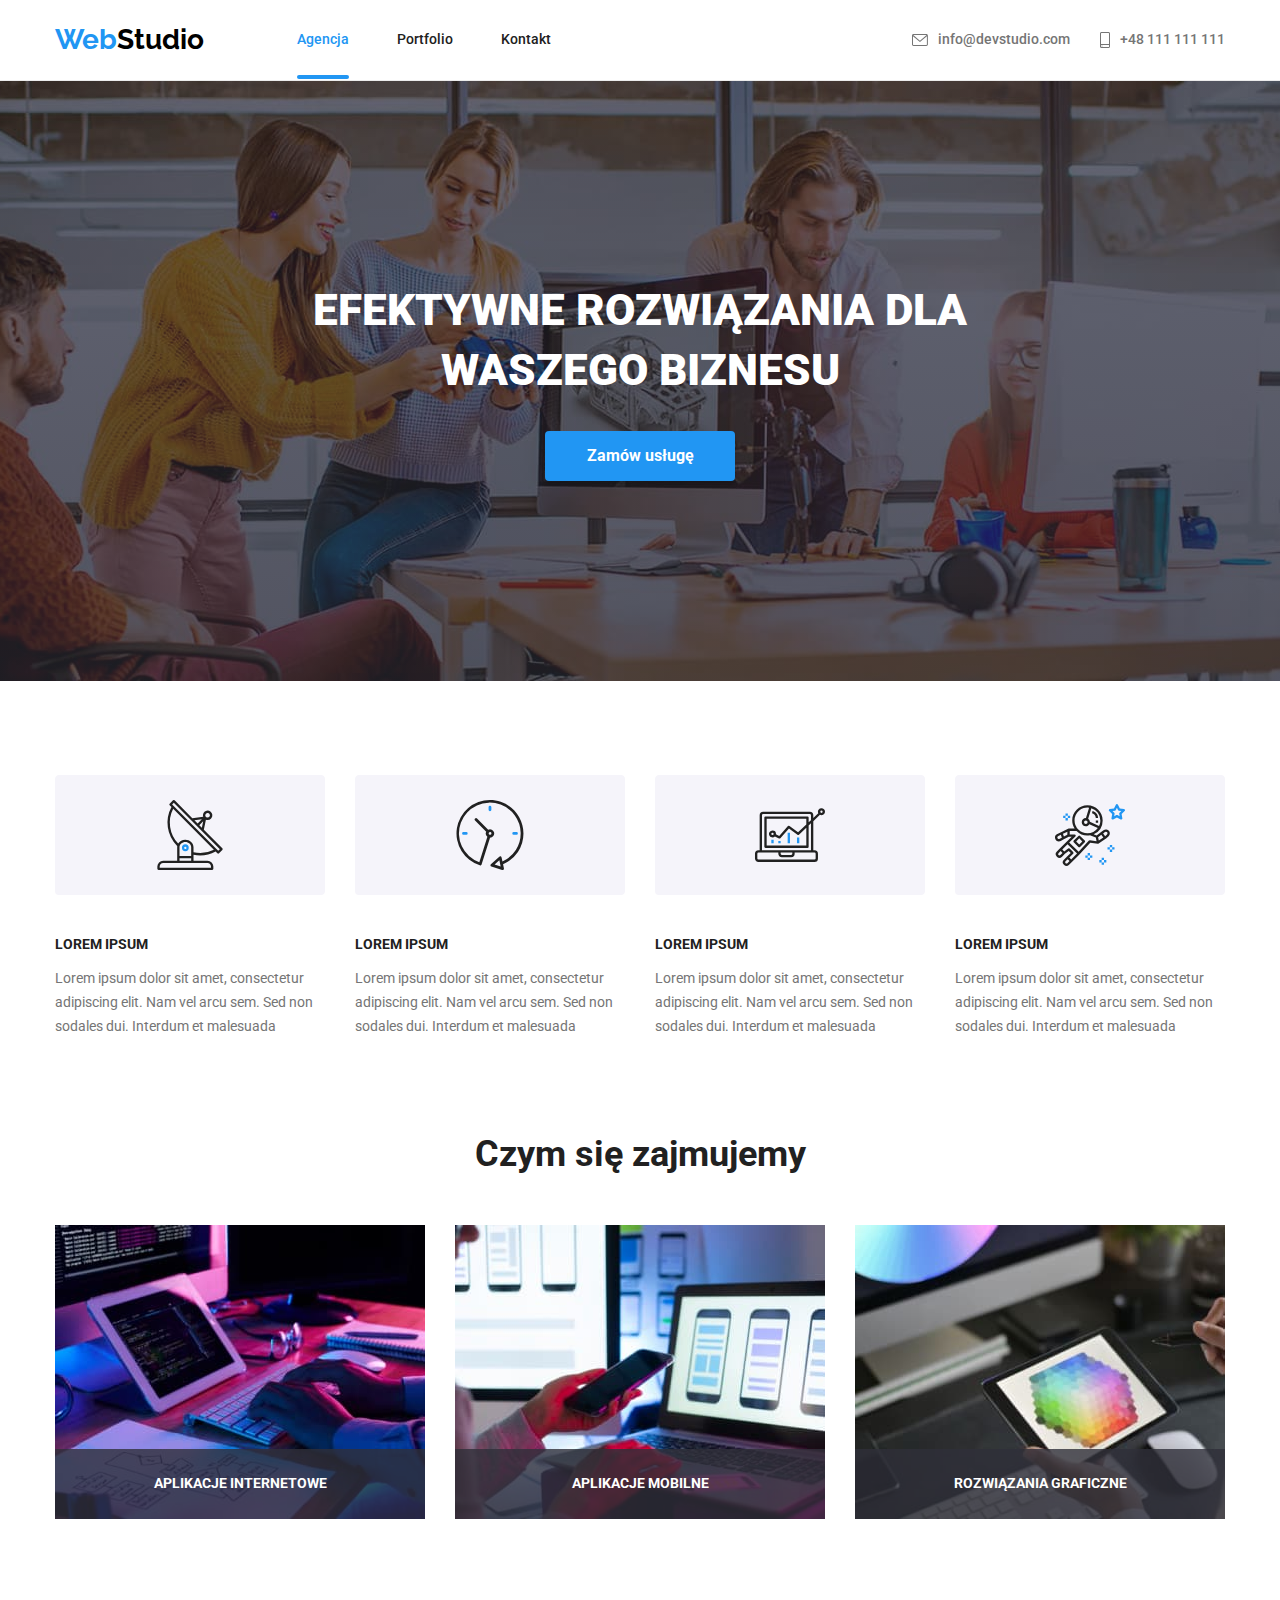
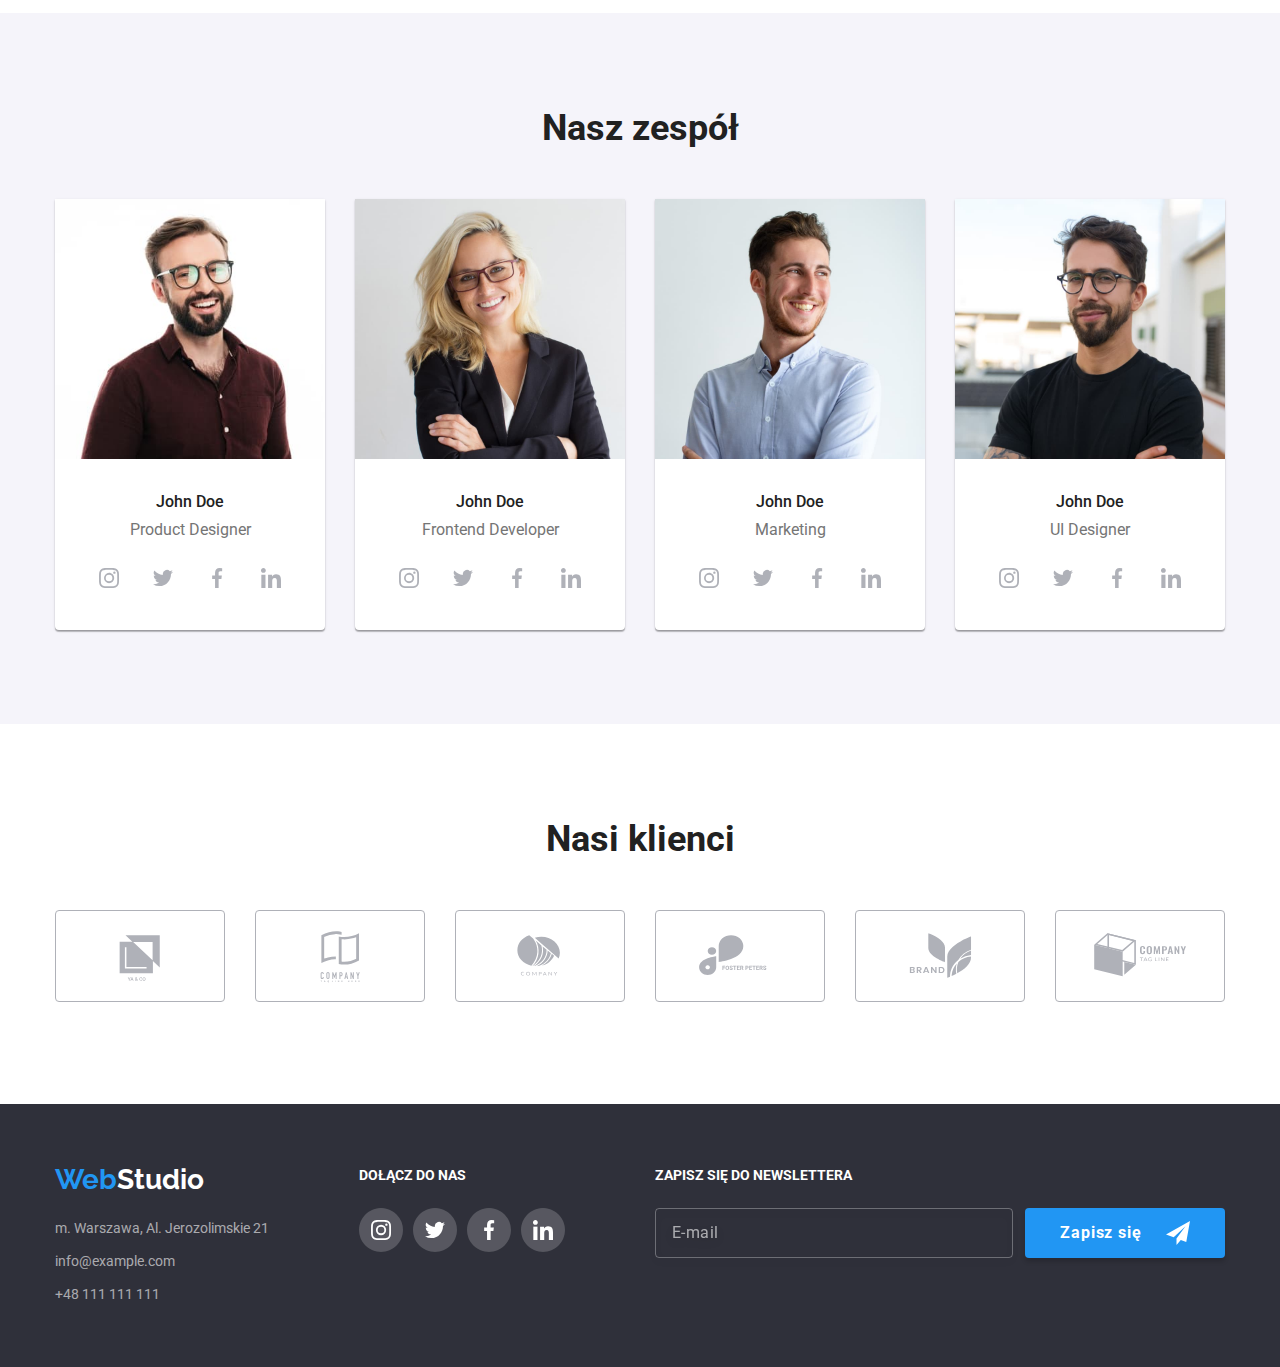
<file: index.html>
<!DOCTYPE html>
<html lang="pl">
  <head>
    <meta charset="UTF-8" />
    <meta http-equiv="X-UA-Compatible" content="IE=edge" />
    <meta name="viewport" content="width=device-width, initial-scale=1.0" />
    <title>Main page</title>
    <link rel="preconnect" href="https://fonts.googleapis.com" />
    <link rel="preconnect" href="https://fonts.gstatic.com" crossorigin />
    <link
      href="https://fonts.googleapis.com/css2?family=Raleway:wght@700&family=Roboto:wght@400;500;700;900&display=swap"
      rel="stylesheet"
    />
    <link rel="stylesheet" href="./css/modern-normalize-min.css" />
    <!-- <link rel="stylesheet" href="./css/styles.css" /> -->
    <link rel="stylesheet" href="./css/main.min.css" />
  </head>
  <body>
    <!-- header -->
    <header>
      <div class="page-header container">
        <a href="./index.html" class="logo logo--black"><span class="logo__colored">Web</span>Studio</a>
        <nav class="navig">
          <ul class="navigation list-style-none">
            <li><a href="./index.html" class="navigation__link navigation__link--marked">Agencja</a></li>
            <li><a href="./portfolio.html" class="navigation__link">Portfolio</a></li>
            <li><a href="" class="navigation__link">Kontakt</a></li>
          </ul>
        </nav>
        <ul class="contacts-header list-style-none">
          <li>
            <a href="mailto:info@devstudio.com" class="contacts-header__link">
              <svg class="contacts-header__icon" width="16" height="12">
                <use href="./images/icons.svg#icon-envelope"></use>
              </svg>
              info@devstudio.com
            </a>
          </li>
          <li>
            <a href="tel:+48111111111" class="contacts-header__link">
              <svg class="contacts-header__icon" width="10" height="16">
                <use href="./images/icons.svg#icon-smartphone"></use>
              </svg>
              +48 111 111 111</a
            >
          </li>
        </ul>
      </div>
    </header>
    <main>
      <!-- section 1 -->
      <section class="order">
        <h1 class="order__title">EFEKTYWNE ROZWIĄZANIA DLA WASZEGO BIZNESU</h1>
        <button type="button" class="order__button modal-open" data-modal-open>Zamów usługę</button>
      </section>
      <!-- section 2 -->
      <section class="services section container">
        <ul class="services__list list-style-none">
          <li class="services__item">
            <svg class="services__icon" width="270" height="120">
              <use href="./images/icons.svg#icon-satelite"></use>
            </svg>
            <h4 class="services__label">LOREM IPSUM</h4>
            <p>
              Lorem ipsum dolor sit amet, consectetur adipiscing elit. Nam vel arcu sem. Sed non sodales dui. Interdum
              et malesuada
            </p>
          </li>
          <li class="services__item">
            <svg class="services__icon" width="270" height="120">
              <use href="./images/icons.svg#icon-clock"></use>
            </svg>
            <h4 class="services__label">LOREM IPSUM</h4>
            <p>
              Lorem ipsum dolor sit amet, consectetur adipiscing elit. Nam vel arcu sem. Sed non sodales dui. Interdum
              et malesuada
            </p>
          </li>
          <li class="services__item">
            <svg class="services__icon" width="270" height="120">
              <use href="./images/icons.svg#icon-laptop"></use>
            </svg>
            <h4 class="services__label">LOREM IPSUM</h4>
            <p>
              Lorem ipsum dolor sit amet, consectetur adipiscing elit. Nam vel arcu sem. Sed non sodales dui. Interdum
              et malesuada
            </p>
          </li>
          <li class="services__item">
            <svg class="services__icon" width="270" height="120">
              <use href="./images/icons.svg#icon-astronaut"></use>
            </svg>
            <h4 class="services__label">LOREM IPSUM</h4>
            <p>
              Lorem ipsum dolor sit amet, consectetur adipiscing elit. Nam vel arcu sem. Sed non sodales dui. Interdum
              et malesuada
            </p>
          </li>
        </ul>
      </section>
      <!-- section 3 -->
      <section class="applications section container">
        <h2 class="applications__title">Czym się zajmujemy</h2>
        <ul class="applications__list list-style-none">
          <li class="applications__item">
            <div class="what-we-do">
              <img
                class="what-we-do__image"
                src="./images/index/service-1.jpg"
                alt="osoba pisząca na klawiaturze"
                width="370"
                height="294"
              />
              <p class="what-we-do__label">APLIKACJE INTERNETOWE</p>
            </div>
          </li>
          <li class="applications__item">
            <div class="what-we-do">
              <img
                class="what-we-do__image"
                src="./images/index/service-2.jpg"
                alt="osoba korzystająca z telefonu"
                width="370"
                height="294"
              />
              <p class="what-we-do__label">APLIKACJE MOBILNE</p>
            </div>
          </li>
          <li class="applications__item">
            <div class="what-we-do">
              <img
                class="what-we-do__image"
                src="./images/index/service-3.jpg"
                alt="osoba pracująca na tablecie"
                width="370"
                height="294"
              />
              <p class="what-we-do__label">ROZWIĄZANIA GRAFICZNE</p>
            </div>
          </li>
        </ul>
      </section>
      <!-- section 4 -->
      <section class="team section">
        <div class="container">
          <h2 class="team__title">Nasz zespół</h2>
          <ul class="team__list list-style-none">
            <li class="team__item">
              <figure class="member">
                <img
                  class="member__image"
                  src="./images/index/john-doe-1.jpg"
                  alt="John Doe 1"
                  width="270"
                  height="260"
                />
                <figcaption class="member__caption">
                  <h3 class="member__name">John Doe</h3>
                  <p class="member__job-title">Product Designer</p>
                  <ul class="social-media team__social-media list-style-none">
                    <li>
                      <a class="social-media__bg team__bg">
                        <svg class="social-media__svg" width="44" height="44">
                          <use href="./images/icons.svg#icon-instagram-team"></use>
                        </svg>
                      </a>
                    </li>
                    <li>
                      <a class="social-media__bg team__bg">
                        <svg class="social-media__svg" width="44" height="44">
                          <use href="./images/icons.svg#icon-twitter-team"></use>
                        </svg>
                      </a>
                    </li>
                    <li>
                      <a class="social-media__bg team__bg">
                        <svg class="social-media__svg" width="44" height="44">
                          <use href="./images/icons.svg#icon-facebook-team"></use>
                        </svg>
                      </a>
                    </li>
                    <li>
                      <a class="social-media__bg team__bg">
                        <svg class="social-media__svg" width="44" height="44">
                          <use href="./images/icons.svg#icon-linkedin-team"></use>
                        </svg>
                      </a>
                    </li>
                  </ul>
                </figcaption>
              </figure>
            </li>
            <li class="team__item">
              <figure class="member">
                <img
                  class="member__image"
                  src="./images/index/john-doe-2.jpg"
                  alt="John Doe 2"
                  width="270"
                  height="260"
                />
                <figcaption class="member__caption">
                  <h3 class="member__name">John Doe</h3>
                  <p class="member__job-title">Frontend Developer</p>
                  <ul class="social-media team__social-media list-style-none">
                    <li>
                      <a class="social-media__bg team__bg">
                        <svg class="social-media__svg" width="44" height="44">
                          <use href="./images/icons.svg#icon-instagram-team"></use>
                        </svg>
                      </a>
                    </li>
                    <li>
                      <a class="social-media__bg team__bg">
                        <svg class="social-media__svg" width="44" height="44">
                          <use href="./images/icons.svg#icon-twitter-team"></use>
                        </svg>
                      </a>
                    </li>
                    <li>
                      <a class="social-media__bg team__bg">
                        <svg class="social-media__svg" width="44" height="44">
                          <use href="./images/icons.svg#icon-facebook-team"></use>
                        </svg>
                      </a>
                    </li>
                    <li>
                      <a class="social-media__bg team__bg">
                        <svg class="social-media__svg" width="44" height="44">
                          <use href="./images/icons.svg#icon-linkedin-team"></use>
                        </svg>
                      </a>
                    </li>
                  </ul>
                </figcaption>
              </figure>
            </li>
            <li class="team__item">
              <figure class="member">
                <img
                  class="member__image"
                  src="./images/index/john-doe-3.jpg"
                  alt="John Doe 3"
                  width="270"
                  height="260"
                />
                <figcaption class="member__caption">
                  <h3 class="member__name">John Doe</h3>
                  <p class="member__job-title">Marketing</p>
                  <ul class="social-media team__social-media list-style-none">
                    <li>
                      <a class="social-media__bg team__bg">
                        <svg class="social-media__svg" width="44" height="44">
                          <use href="./images/icons.svg#icon-instagram-team"></use>
                        </svg>
                      </a>
                    </li>
                    <li>
                      <a class="social-media__bg team__bg">
                        <svg class="social-media__svg" width="44" height="44">
                          <use href="./images/icons.svg#icon-twitter-team"></use>
                        </svg>
                      </a>
                    </li>
                    <li>
                      <a class="social-media__bg team__bg">
                        <svg class="social-media__svg" width="44" height="44">
                          <use href="./images/icons.svg#icon-facebook-team"></use>
                        </svg>
                      </a>
                    </li>
                    <li>
                      <a class="social-media__bg team__bg">
                        <svg class="social-media__svg" width="44" height="44">
                          <use href="./images/icons.svg#icon-linkedin-team"></use>
                        </svg>
                      </a>
                    </li>
                  </ul>
                </figcaption>
              </figure>
            </li>
            <li class="team__item">
              <figure class="member">
                <img
                  class="member__image"
                  src="./images/index/john-doe-4.jpg"
                  alt="John Doe 4"
                  width="270"
                  height="260"
                />
                <figcaption class="member__caption">
                  <h3 class="member__name">John Doe</h3>
                  <p class="member__job-title">UI Designer</p>
                  <ul class="social-media team__social-media list-style-none">
                    <li>
                      <a class="social-media__bg team__bg">
                        <svg class="social-media__svg" width="44" height="44">
                          <use href="./images/icons.svg#icon-instagram-team"></use>
                        </svg>
                      </a>
                    </li>
                    <li>
                      <a class="social-media__bg team__bg">
                        <svg class="social-media__svg" width="44" height="44">
                          <use href="./images/icons.svg#icon-twitter-team"></use>
                        </svg>
                      </a>
                    </li>
                    <li>
                      <a class="social-media__bg team__bg">
                        <svg class="social-media__svg" width="44" height="44">
                          <use href="./images/icons.svg#icon-facebook-team"></use>
                        </svg>
                      </a>
                    </li>
                    <li>
                      <a class="social-media__bg team__bg">
                        <svg class="social-media__svg" width="44" height="44">
                          <use href="./images/icons.svg#icon-linkedin-team"></use>
                        </svg>
                      </a>
                    </li>
                  </ul>
                </figcaption>
              </figure>
            </li>
          </ul>
        </div>
      </section>
      <!-- section 5 -->
      <section class="clients section container">
        <h2 class="clients__title">Nasi klienci</h2>
        <ul class="clients__list list-style-none">
          <li>
            <svg class="clients__icon" width="170" height="92"><use href="./images/icons.svg#icon-client-1"></use></svg>
          </li>
          <li>
            <svg class="clients__icon" width="170" height="92"><use href="./images/icons.svg#icon-client-2"></use></svg>
          </li>
          <li>
            <svg class="clients__icon" width="170" height="92"><use href="./images/icons.svg#icon-client-3"></use></svg>
          </li>
          <li>
            <svg class="clients__icon" width="170" height="92"><use href="./images/icons.svg#icon-client-4"></use></svg>
          </li>
          <li>
            <svg class="clients__icon" width="170" height="92"><use href="./images/icons.svg#icon-client-5"></use></svg>
          </li>
          <li>
            <svg class="clients__icon" width="170" height="92"><use href="./images/icons.svg#icon-client-6"></use></svg>
          </li>
        </ul>
      </section>
    </main>
    <!-- footer -->
    <footer class="foot">
      <div class="foot__container container">
        <div>
          <a class="logo logo--white" href="./index.html"><span class="logo__colored">Web</span>Studio</a>
          <address class="address">
            <ul class="address__list list-style-none">
              <li class="address__item">
                <a
                  href="https://goo.gl/maps/nuaCnTMoTbVcBPQF8"
                  class="address__street"
                  target="_blank"
                  rel="noreferrer noopener"
                  >m. Warszawa, Al. Jerozolimskie 21</a
                >
              </li>
              <li class="address__item">
                <a href="mailto:info@example.com" class="address__mail">info@example.com</a>
              </li>
              <li class="address__item"><a href="tel:+111111111" class="address__tel">+48 111 111 111</a></li>
            </ul>
          </address>
        </div>
        <div>
          <ul class="list-style-none">
            <li>
              <h4 class="footer-title">DOŁĄCZ DO NAS</h4>
            </li>
            <li>
              <ul class="social-media list-style-none">
                <li class="social-media__item">
                  <a class="social-media__bg">
                    <svg class="social-media__svg" width="44" height="44">
                      <use href="./images/icons.svg#icon-instagram-footer"></use>
                    </svg>
                  </a>
                </li>
                <li class="social-media__item">
                  <a class="social-media__bg">
                    <svg class="social-media__svg" width="44" height="44">
                      <use href="./images/icons.svg#icon-twitter-footer"></use>
                    </svg>
                  </a>
                </li>
                <li class="social-media__item">
                  <a class="social-media__bg">
                    <svg class="social-media__svg" width="44" height="44">
                      <use href="./images/icons.svg#icon-facebook-footer"></use>
                    </svg>
                  </a>
                </li>
                <li class="social-media__item">
                  <a class="social-media__bg">
                    <svg class="social-media__svg" width="44" height="44">
                      <use href="./images/icons.svg#icon-linkedin-footer"></use>
                    </svg>
                  </a>
                </li>
              </ul>
            </li>
          </ul>
        </div>
        <div>
          <ul class="list-style-none">
            <li>
              <h4 class="footer-title">ZAPISZ SIĘ DO NEWSLETTERA</h4>
            </li>
            <li>
              <form class="newsletter">
                <label for="newsletter-email"></label>
                <input id="newsletter-email" type="email" name="email" class="newsletter__input" placeholder="E-mail" />
                <button type="submit" class="newsletter__button">
                  Zapisz się<svg height="24px" width="24px"><use href="./images/icons.svg#icon-send"></use></svg>
                </button>
              </form>
            </li>
          </ul>
        </div>
      </div>
    </footer>
    <!-- modal -->
    <div class="backdrop is-hidden" data-modal>
      <div class="modal">
        <button type="button" class="modal__button" data-modal-close>
          <svg width="18" height="18"><use href="./images/icons.svg#close"></use></svg>
        </button>
        <h2 class="modal__title">Zostaw swoje dane w formularzu poniżej</h2>
        <form class="personal-data">
          <div class="personal-data__field">
            <label class="personal-data__label" for="modal-name">Imię</label>
            <div class="modal-label">
              <input type="text" id="modal-name" name="modal-name" class="modal-label__input" />
              <svg class="modal-label__svg modal-label__svg" height="12px" width="12px">
                <use href="./images/icons.svg#icon-name"></use>
              </svg>
            </div>
          </div>
          <div class="personal-data__field">
            <label class="personal-data__label" for="modal-phone">Telefon</label>
            <div class="modal-label">
              <input type="tel" id="modal-tel" name="modal-tel" class="modal-label__input" />
              <svg class="modal-label__svg" height="12px" width="12px">
                <use href="./images/icons.svg#icon-phone"></use>
              </svg>
            </div>
          </div>
          <div class="personal-data__field">
            <label class="personal-data__label" for="modal-email">E-mail</label>
            <div class="modal-label">
              <input type="email" id="modal-email" name="modal-email" class="modal-label__input" />
              <svg class="modal-label__svg" height="12px" width="12px">
                <use href="./images/icons.svg#icon-email"></use>
              </svg>
            </div>
          </div>
          <div class="personal-data__field text-area">
            <label class="text-area__label"
              >Komentarz
              <textarea placeholder="Wprowadź tekst" class="text-area__comment"></textarea>
            </label>
          </div>
          <div class="policy">
            <input id="policy" type="checkbox" name="policy-checkbox" class="policy__input" />
            <label for="policy" class="policy__label">
              <svg width="11px" height="8px" class="policy__svg">
                <use href="./images/icons.svg#icon-checked"></use>
              </svg>
              Oświadczam iż akceptuję <a class="policy__link" href="">Regulamin</a> i
              <a class="policy__link" href="">Politykę Prywatności</a>.</label
            >
          </div>
          <div class="personal-data__container">
            <button type="submit" class="personal-data__button">Wyślij</button>
          </div>
        </form>
      </div>
    </div>
    <script src="./js/modal.js"></script>
  </body>
</html>
</file>
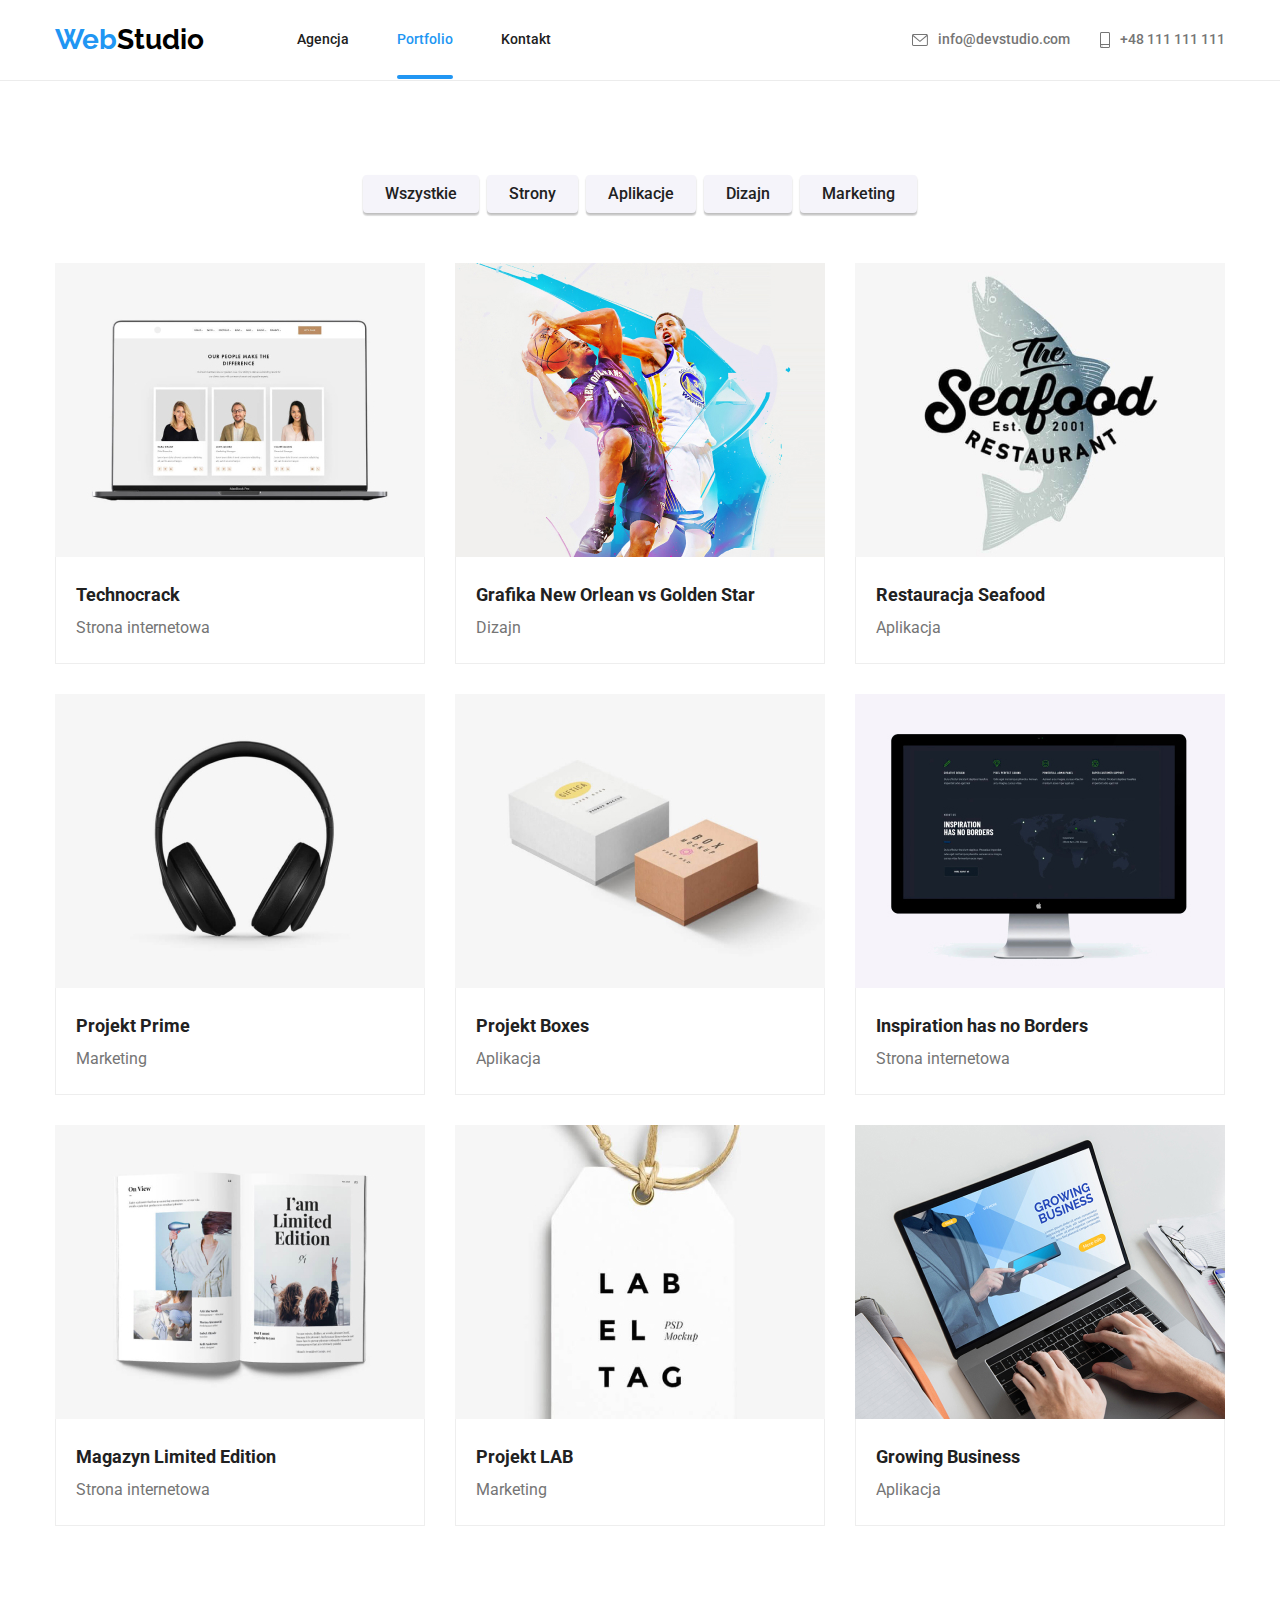
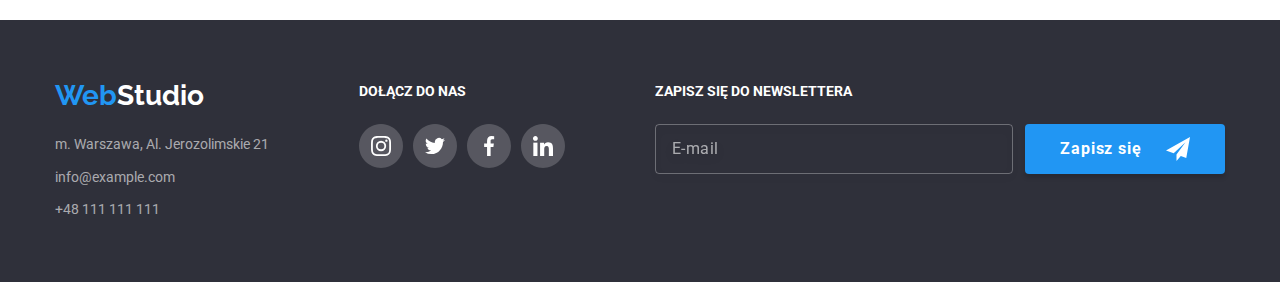
<file: portfolio.html>
<!DOCTYPE html>
<html lang="pl">
  <head>
    <meta charset="UTF-8" />
    <meta http-equiv="X-UA-Compatible" content="IE=edge" />
    <meta name="viewport" content="width=device-width, initial-scale=1.0" />
    <title>Portfolio</title>
    <link rel="preconnect" href="https://fonts.googleapis.com" />
    <link rel="preconnect" href="https://fonts.gstatic.com" crossorigin />
    <link
      href="https://fonts.googleapis.com/css2?family=Raleway:wght@700&family=Roboto:wght@400;500;700;900&display=swap"
      rel="stylesheet"
    />
    <link rel="stylesheet" href="./css/modern-normalize-min.css" />
    <!-- <link rel="stylesheet" href="./css/styles.css" /> -->
    <link rel="stylesheet" href="./css/main.min.css" />
  </head>
  <body>
    <!-- header -->
    <header>
      <div class="page-header container">
        <a href="./index.html" class="logo logo--black"><span class="logo__colored">Web</span>Studio</a>
        <nav class="navig">
          <ul class="navigation list-style-none">
            <li><a href="./index.html" class="navigation__link">Agencja</a></li>
            <li><a href="./portfolio.html" class="navigation__link navigation__link--marked">Portfolio</a></li>
            <li><a href="" class="navigation__link">Kontakt</a></li>
          </ul>
        </nav>
        <ul class="contacts-header list-style-none">
          <li>
            <a href="mailto:info@devstudio.com" class="contacts-header__link">
              <svg class="contacts-header__icon" width="16" height="12">
                <use href="./images/icons.svg#icon-envelope"></use>
              </svg>
              info@devstudio.com
            </a>
          </li>
          <li>
            <a href="tel:+48111111111" class="contacts-header__link">
              <svg class="contacts-header__icon" width="10" height="16">
                <use href="./images/icons.svg#icon-smartphone"></use>
              </svg>
              +48 111 111 111</a
            >
          </li>
        </ul>
      </div>
    </header>
    <main>
      <!-- section -->
      <section class="section">
        <!-- filters -->
        <div class="container">
          <ul class="filters list-style-none">
            <li class="filters__item">
              <button class="filters__button" type="button">Wszystkie</button>
            </li>
            <li class="filters__item">
              <button class="filters__button" type="button">Strony</button>
            </li>
            <li class="filters__item">
              <button class="filters__button" type="button">Aplikacje</button>
            </li>
            <li class="filters__item">
              <button class="filters__button" type="button">Dizajn</button>
            </li>
            <li class="filters__item">
              <button class="filters__button" type="button">Marketing</button>
            </li>
          </ul>
        </div>
        <!-- grid -->
        <div class="container">
          <ul class="card list-style-none">
            <li class="card__item">
              <figure>
                <div class="card__box">
                  <img
                    src="./images/portfolio/technocrack.jpg"
                    alt="Technocrack"
                    width="370"
                    height="294"
                    class="card__image"
                  />
                  <div class="card__overlay">
                    <p>
                      Technocrack jest popularną platformą wykorzystywaną do rozpowszechniania koronawirusa.<br />
                      Firmy wykorzystują tę platformę do celów szpiegowskich i ataków na niezabezpieczone serwery
                      konkurencji
                    </p>
                  </div>
                </div>
                <figcaption class="card__caption">
                  <h3 class="card__name">Technocrack</h3>
                  <p class="card__type">Strona internetowa</p>
                </figcaption>
              </figure>
            </li>
            <li class="card__item">
              <figure>
                <div class="card__box">
                  <img
                    src="./images/portfolio/new-orlean-vs-golden-star.jpg"
                    alt="Grafika New Orlean vs Golden Star"
                    width="370"
                    height="294"
                    class="card__image"
                  />
                  <div class="card__overlay">
                    <p>
                      Technocrack jest popularną platformą wykorzystywaną do rozpowszechniania koronawirusa.<br />
                      Firmy wykorzystują tę platformę do celów szpiegowskich i ataków na niezabezpieczone serwery
                      konkurencji
                    </p>
                  </div>
                </div>
                <figcaption class="card__caption">
                  <h3 class="card__name">Grafika New Orlean vs Golden Star</h3>
                  <p class="card__type">Dizajn</p>
                </figcaption>
              </figure>
            </li>
            <li class="card__item">
              <figure>
                <div class="card__box">
                  <img
                    src="./images/portfolio/restaurant-seafood.jpg"
                    alt="Restauracja Seafood"
                    width="370"
                    height="294"
                    class="card__image"
                  />
                  <div class="card__overlay">
                    <p>
                      Technocrack jest popularną platformą wykorzystywaną do rozpowszechniania koronawirusa.<br />
                      Firmy wykorzystują tę platformę do celów szpiegowskich i ataków na niezabezpieczone serwery
                      konkurencji
                    </p>
                  </div>
                </div>
                <figcaption class="card__caption">
                  <h3 class="card__name">Restauracja Seafood</h3>
                  <p class="card__type">Aplikacja</p>
                </figcaption>
              </figure>
            </li>
            <li class="card__item">
              <figure>
                <div class="card__box">
                  <img
                    src="./images/portfolio/project-prime.jpg"
                    alt="Projekt Prime"
                    width="370"
                    height="294"
                    class="card__image"
                  />
                  <div class="card__overlay">
                    <p>
                      Technocrack jest popularną platformą wykorzystywaną do rozpowszechniania koronawirusa.<br />
                      Firmy wykorzystują tę platformę do celów szpiegowskich i ataków na niezabezpieczone serwery
                      konkurencji
                    </p>
                  </div>
                </div>
                <figcaption class="card__caption">
                  <h3 class="card__name">Projekt Prime</h3>
                  <p class="card__type">Marketing</p>
                </figcaption>
              </figure>
            </li>
            <li class="card__item">
              <figure>
                <div class="card__box">
                  <img
                    src="./images/portfolio/project-boxes.jpg"
                    alt="Projekt Boxes"
                    width="370"
                    height="294"
                    class="card__image"
                  />
                  <div class="card__overlay">
                    <p>
                      Technocrack jest popularną platformą wykorzystywaną do rozpowszechniania koronawirusa.<br />
                      Firmy wykorzystują tę platformę do celów szpiegowskich i ataków na niezabezpieczone serwery
                      konkurencji
                    </p>
                  </div>
                </div>
                <figcaption class="card__caption">
                  <h3 class="card__name">Projekt Boxes</h3>
                  <p class="card__type">Aplikacja</p>
                </figcaption>
              </figure>
            </li>
            <li class="card__item">
              <figure>
                <div class="card__box">
                  <img
                    src="./images/portfolio/inspiration-has-no-borders.jpg"
                    alt="Inspiration has no Borders"
                    width="370"
                    height="294"
                    class="card__image"
                  />
                  <div class="card__overlay">
                    <p>
                      Technocrack jest popularną platformą wykorzystywaną do rozpowszechniania koronawirusa.<br />
                      Firmy wykorzystują tę platformę do celów szpiegowskich i ataków na niezabezpieczone serwery
                      konkurencji
                    </p>
                  </div>
                </div>
                <figcaption class="card__caption">
                  <h3 class="card__name">Inspiration has no Borders</h3>
                  <p class="card__type">Strona internetowa</p>
                </figcaption>
              </figure>
            </li>
            <li class="card__item">
              <figure>
                <div class="card__box">
                  <img
                    src="./images/portfolio/limited-edition.jpg"
                    alt="Magazyn Limited Edition"
                    width="370"
                    height="294"
                    class="card__image"
                  />
                  <div class="card__overlay">
                    <p>
                      Technocrack jest popularną platformą wykorzystywaną do rozpowszechniania koronawirusa.<br />
                      Firmy wykorzystują tę platformę do celów szpiegowskich i ataków na niezabezpieczone serwery
                      konkurencji
                    </p>
                  </div>
                </div>
                <figcaption class="card__caption">
                  <h3 class="card__name">Magazyn Limited Edition</h3>
                  <p class="card__type">Strona internetowa</p>
                </figcaption>
              </figure>
            </li>
            <li class="card__item">
              <figure>
                <div class="card__box">
                  <img
                    src="./images/portfolio/project-lab.jpg"
                    alt="Projekt LAB"
                    width="370"
                    height="294"
                    class="card__image"
                  />
                  <div class="card__overlay">
                    <p>
                      Technocrack jest popularną platformą wykorzystywaną do rozpowszechniania koronawirusa.<br />
                      Firmy wykorzystują tę platformę do celów szpiegowskich i ataków na niezabezpieczone serwery
                      konkurencji
                    </p>
                  </div>
                </div>
                <figcaption class="card__caption">
                  <h3 class="card__name">Projekt LAB</h3>
                  <p class="card__type">Marketing</p>
                </figcaption>
              </figure>
            </li>
            <li class="card__item">
              <figure>
                <div class="card__box">
                  <img
                    src="./images/portfolio/growing-business.jpg"
                    alt="Growing Business"
                    width="370"
                    height="294"
                    class="card__image"
                  />
                  <div class="card__overlay">
                    <p>
                      Technocrack jest popularną platformą wykorzystywaną do rozpowszechniania koronawirusa.<br />
                      Firmy wykorzystują tę platformę do celów szpiegowskich i ataków na niezabezpieczone serwery
                      konkurencji
                    </p>
                  </div>
                </div>
                <figcaption class="card__caption">
                  <h3 class="card__name">Growing Business</h3>
                  <p class="card__type">Aplikacja</p>
                </figcaption>
              </figure>
            </li>
          </ul>
        </div>
      </section>
    </main>
    <!-- footer -->
    <footer class="foot">
      <div class="foot__container container">
        <div>
          <a class="logo logo--white" href="./index.html"><span class="logo__colored">Web</span>Studio</a>
          <address class="address">
            <ul class="address__list list-style-none">
              <li class="address__item">
                <a
                  href="https://goo.gl/maps/nuaCnTMoTbVcBPQF8"
                  class="address__street"
                  target="_blank"
                  rel="noreferrer noopener"
                  >m. Warszawa, Al. Jerozolimskie 21</a
                >
              </li>
              <li class="address__item">
                <a href="mailto:info@example.com" class="address__mail">info@example.com</a>
              </li>
              <li class="address__item"><a href="tel:+111111111" class="address__tel">+48 111 111 111</a></li>
            </ul>
          </address>
        </div>
        <div>
          <ul class="list-style-none">
            <li>
              <h4 class="footer-title">DOŁĄCZ DO NAS</h4>
            </li>
            <li>
              <ul class="social-media list-style-none">
                <li class="social-media__item">
                  <a class="social-media__bg">
                    <svg class="social-media__svg" width="44" height="44">
                      <use href="./images/icons.svg#icon-instagram-footer"></use>
                    </svg>
                  </a>
                </li>
                <li class="social-media__item">
                  <a class="social-media__bg">
                    <svg class="social-media__svg" width="44" height="44">
                      <use href="./images/icons.svg#icon-twitter-footer"></use>
                    </svg>
                  </a>
                </li>
                <li class="social-media__item">
                  <a class="social-media__bg">
                    <svg class="social-media__svg" width="44" height="44">
                      <use href="./images/icons.svg#icon-facebook-footer"></use>
                    </svg>
                  </a>
                </li>
                <li class="social-media__item">
                  <a class="social-media__bg">
                    <svg class="social-media__svg" width="44" height="44">
                      <use href="./images/icons.svg#icon-linkedin-footer"></use>
                    </svg>
                  </a>
                </li>
              </ul>
            </li>
          </ul>
        </div>
        <div>
          <ul class="list-style-none">
            <li>
              <h4 class="footer-title">ZAPISZ SIĘ DO NEWSLETTERA</h4>
            </li>
            <li>
              <form class="newsletter">
                <label for="newsletter-email"></label>
                <input id="newsletter-email" type="email" name="email" class="newsletter__input" placeholder="E-mail" />
                <button type="submit" class="newsletter__button">
                  Zapisz się<svg height="24px" width="24px"><use href="./images/icons.svg#icon-send"></use></svg>
                </button>
              </form>
            </li>
          </ul>
        </div>
      </div>
    </footer>
  </body>
</html>
</file>
<file: css/main.min.css>
:root{--text-black: #000000;--text-dark-grey: #212121;--text-grey: #757575;--text-blue: #2196f3;--text-white: #ffffff;--bg-dark-grey: #2f303a;--bg-blue: #2196f3;--bg-blue-rgba: rgba(33, 150, 243, 0.9);--bg-blue-bright: rgb(61, 162, 246);--bg-grey: #f5f4fa;--bg-white: #ffffff;--bg-backdrop: rgba(0, 0, 0, 0.2);--border-grey: #eeeeee;--border-header: #ececec;--border-semi-grey: #afb1b8;--link-transparent-grey: rgba(255, 255, 255, 60%);--icons-grey: #757575;--icons-semi-grey: #afb1b8;--icons-white: #ffffff;--icons-blue: #2196f3;--icons-border: #0000001a;--icons-transparent-grey: rgba(255, 255, 255, 0.1);--label: rgba(47, 48, 58, 0.8);--input-placeholder-footer: rgba(255, 255, 255, 0.6);--input-placeholder-modal: rgba(117, 117, 117, 0.5);--input-border-modal: rgba(33, 33, 33, 0.2);--input-border-footer: rgba(255, 255, 255, 0.3)}.section{padding-top:94px;padding-bottom:94px}.container{width:1170px;margin:0 auto}body{font-family:"Roboto",sans-serif;font-size:14px;line-height:1.71;color:var(--text-grey)}*{padding:0;margin:0;-webkit-box-sizing:border-box;box-sizing:border-box}.list-style-none{list-style:none}header{border-bottom:var(--border-header) 1px solid}.page-header{display:-webkit-box;display:-ms-flexbox;display:flex;height:80px;-webkit-box-align:center;-ms-flex-align:center;align-items:center;-webkit-box-pack:justify;-ms-flex-pack:justify;justify-content:space-between}.navig{-webkit-box-flex:1;-ms-flex-positive:1;flex-grow:1;padding-left:93px}.navigation{display:-webkit-box;display:-ms-flexbox;display:flex;width:254px;-webkit-box-pack:justify;-ms-flex-pack:justify;justify-content:space-between}.navigation__link{text-decoration:none;font-weight:500;color:var(--text-dark-grey);-webkit-transition-property:color;transition-property:color;-webkit-transition-duration:250ms;transition-duration:250ms;-webkit-transition-timing-function:cubic-bezier(0.4, 0, 0.2, 1);transition-timing-function:cubic-bezier(0.4, 0, 0.2, 1)}.navigation__link--marked{position:relative;color:var(--text-blue)}.navigation__link--marked::after{position:absolute;bottom:-32px;content:"";display:block;height:4px;width:100%;background:var(--bg-blue);border-radius:2px}.navigation__link:focus,.navigation__link:hover{color:var(--text-blue)}.contacts-header{display:-webkit-box;display:-ms-flexbox;display:flex;width:295px;-webkit-box-pack:end;-ms-flex-pack:end;justify-content:flex-end;gap:30px;-webkit-box-flex:.5;-ms-flex-positive:.5;flex-grow:.5}.contacts-header__link:focus,.contacts-header__link:hover{color:var(--text-blue)}.contacts-header__link{text-decoration:none;font-weight:500;color:var(--text-grey);display:-webkit-box;display:-ms-flexbox;display:flex;-webkit-box-align:center;-ms-flex-align:center;align-items:center;gap:10px;-webkit-transition-property:color;transition-property:color;-webkit-transition-duration:250ms;transition-duration:250ms;-webkit-transition-timing-function:cubic-bezier(0.4, 0, 0.2, 1);transition-timing-function:cubic-bezier(0.4, 0, 0.2, 1)}.contacts-header__link:hover,.contacts-header__link:focus{color:var(--text-blue)}.contacts-header__link:hover .contacts-header__icon,.contacts-header__link:focus .contacts-header__icon{fill:var(--text-blue)}.contacts-header__icon{fill:var(--icons-grey);-webkit-transition-property:fill;transition-property:fill;-webkit-transition-duration:250ms;transition-duration:250ms;-webkit-transition-timing-function:cubic-bezier(0.4, 0, 0.2, 1);transition-timing-function:cubic-bezier(0.4, 0, 0.2, 1)}.logo{font-family:"Raleway",sans-serif;font-weight:700;font-size:28px;line-height:1.17;text-decoration:none}.logo--black{color:var(--text-black)}.logo--white{color:var(--text-white)}.logo__colored{color:var(--text-blue)}.order{background-color:var(--bg-dark-grey);background-image:-webkit-gradient(linear, left top, left bottom, from(rgba(47, 48, 58, 0.4)), to(rgba(47, 48, 58, 0.6))),url(../images/index/people-at-the-office.jpg);background-image:linear-gradient(rgba(47, 48, 58, 0.4), rgba(47, 48, 58, 0.6)),url(../images/index/people-at-the-office.jpg);background-repeat:no-repeat;background-position:50%;background-size:1600px 600px;font-weight:900;font-size:44px;line-height:1.36;text-align:center;color:var(--text-white);display:-webkit-box;display:-ms-flexbox;display:flex;-webkit-box-orient:vertical;-webkit-box-direction:normal;-ms-flex-direction:column;flex-direction:column;height:600px;-webkit-box-pack:center;-ms-flex-pack:center;justify-content:center;-webkit-box-align:center;-ms-flex-align:center;align-items:center;padding:200px 452px}.order__title{font-weight:900;font-size:44px;line-height:1.36;width:696px;height:120px;margin-bottom:30px}.order__button{background-color:var(--bg-blue);color:var(--text-white);font-weight:700;font-size:16px;line-height:1.87;cursor:pointer;padding:10px 41px 10px 42px;border:none;border-radius:4px;-webkit-box-shadow:0px 4px 4px rgba(0,0,0,.15);box-shadow:0px 4px 4px rgba(0,0,0,.15);-webkit-transition-property:background-color;transition-property:background-color;-webkit-transition-duration:250ms;transition-duration:250ms;-webkit-transition-timing-function:cubic-bezier(0.4, 0, 0.2, 1);transition-timing-function:cubic-bezier(0.4, 0, 0.2, 1)}.order__button:hover,.order__button:focus{background-color:var(--bg-blue-bright)}.services{padding-bottom:0}.services__list{display:-webkit-box;display:-ms-flexbox;display:flex;-webkit-box-pack:justify;-ms-flex-pack:justify;justify-content:space-between}.services__item{width:270px}.services__icon{margin-bottom:30px}.services__label{color:var(--text-dark-grey);font-weight:700;margin-bottom:10px}.applications__title{color:var(--text-dark-grey);font-weight:700;font-size:36px;line-height:1.17;text-align:center;margin-bottom:50px}.applications__list{display:-webkit-box;display:-ms-flexbox;display:flex;-webkit-box-pack:justify;-ms-flex-pack:justify;justify-content:space-between}.what-we-do{position:relative;width:370px;height:294px}.what-we-do__label{display:-webkit-box;display:-ms-flexbox;display:flex;-webkit-box-pack:center;-ms-flex-pack:center;justify-content:center;-webkit-box-align:center;-ms-flex-align:center;align-items:center;background-color:var(--label);color:var(--text-white);font-weight:bold;position:absolute;width:100%;height:70px;bottom:0}.what-we-do:focus,.what-we-do:hover{cursor:pointer}.what-we-do:focus .what-we-do__label,.what-we-do:hover .what-we-do__label{-webkit-filter:drop-shadow(0px 4px 4px rgba(0, 0, 0, 0.25));filter:drop-shadow(0px 4px 4px rgba(0, 0, 0, 0.25));cursor:pointer}.team{background-color:var(--bg-grey)}.team__title{color:var(--text-dark-grey);font-weight:700;font-size:36px;line-height:1.17;text-align:center;margin-bottom:50px}.team__list{display:-webkit-box;display:-ms-flexbox;display:flex;-webkit-box-pack:justify;-ms-flex-pack:justify;justify-content:space-between}.member{background-color:var(--bg-white);width:270px;border-radius:0 0 4px 4px;-webkit-box-shadow:0px 1px 3px rgba(0,0,0,.12),0px 1px 1px rgba(0,0,0,.14),0px 2px 1px rgba(0,0,0,.2);box-shadow:0px 1px 3px rgba(0,0,0,.12),0px 1px 1px rgba(0,0,0,.14),0px 2px 1px rgba(0,0,0,.2)}.member__caption{text-align:center;padding-top:25px;padding-bottom:25px}.member__name{color:var(--text-dark-grey);font-weight:500;line-height:1.17;margin-bottom:10px}.member__job-title{font-size:16px;line-height:1.17}.social-media{display:-webkit-box;display:-ms-flexbox;display:flex;-webkit-box-pack:justify;-ms-flex-pack:justify;justify-content:space-between}.social-media__item:not(:last-child){padding-right:10px}.social-media__bg{display:-webkit-box;display:-ms-flexbox;display:flex;-webkit-box-pack:center;-ms-flex-pack:center;justify-content:center;-webkit-box-align:center;-ms-flex-align:center;align-items:center;height:44px;width:44px;border-radius:100px;background-color:var(--icons-transparent-grey);-webkit-transition-property:background-color;transition-property:background-color;-webkit-transition-duration:250ms;transition-duration:250ms;-webkit-transition-timing-function:cubic-bezier(0.4, 0, 0.2, 1);transition-timing-function:cubic-bezier(0.4, 0, 0.2, 1)}.social-media__bg:hover,.social-media__bg:focus{background-color:var(--bg-blue)}.social-media__svg{fill:var(--icons-semi-grey);-webkit-transition-property:fill;transition-property:fill;-webkit-transition-duration:250ms;transition-duration:250ms;-webkit-transition-timing-function:cubic-bezier(0.4, 0, 0.2, 1);transition-timing-function:cubic-bezier(0.4, 0, 0.2, 1)}.social-media__svg:hover,.social-media__svg:focus{fill:var(--icons-white);cursor:pointer}.team__social-media{margin-left:32px;margin-right:32px}.team__bg{margin-top:16px;margin-bottom:5px}.clients__title{color:var(--text-dark-grey);font-weight:700;font-size:36px;line-height:1.17;text-align:center}.clients__list{display:-webkit-box;display:-ms-flexbox;display:flex;-webkit-box-pack:justify;-ms-flex-pack:justify;justify-content:space-between}.clients__icon{border:1px solid var(--border-semi-grey);border-radius:4px;margin-top:50px;fill:var(--icons-semi-grey);-webkit-transition-property:fill,border;transition-property:fill,border;-webkit-transition-duration:250ms;transition-duration:250ms;-webkit-transition-timing-function:cubic-bezier(0.4, 0, 0.2, 1);transition-timing-function:cubic-bezier(0.4, 0, 0.2, 1)}.clients__icon:focus,.clients__icon:hover{fill:var(--icons-blue);border:1px solid var(--icons-blue);cursor:pointer}.foot{background-color:var(--bg-dark-grey)}.foot__container{padding-top:60px;padding-bottom:60px;display:-webkit-box;display:-ms-flexbox;display:flex;-webkit-box-align:start;-ms-flex-align:start;align-items:flex-start;-webkit-box-pack:justify;-ms-flex-pack:justify;justify-content:space-between}.address{font-style:normal}.address__item:not(:last-child){margin-bottom:9px}.address__item:first-child{margin-top:20px}.address__street,.address__mail,.address__tel{text-decoration:none;color:var(--link-transparent-grey);-webkit-transition-property:color;transition-property:color;-webkit-transition-duration:250ms;transition-duration:250ms;-webkit-transition-timing-function:cubic-bezier(0.4, 0, 0.2, 1);transition-timing-function:cubic-bezier(0.4, 0, 0.2, 1)}.address__street:focus,.address__street:hover,.address__mail:focus,.address__mail:hover,.address__tel:focus,.address__tel:hover{color:var(--text-blue)}.footer-title{color:var(--icons-white);margin-bottom:20px}.newsletter{display:-webkit-box;display:-ms-flexbox;display:flex}.newsletter__input{width:358px;height:50px;background-color:rgba(0,0,0,0);border:1px solid var(--input-border-footer);-webkit-filter:drop-shadow(0px 4px 4px rgba(0, 0, 0, 0.15));filter:drop-shadow(0px 4px 4px rgba(0, 0, 0, 0.15));border-radius:4px;font-size:16px;line-height:1.25;letter-spacing:.03em;color:var(--input-placeholder-footer);padding-left:16px;margin-right:12px;outline:none;-webkit-transition-property:border-color;transition-property:border-color;-webkit-transition-duration:250ms;transition-duration:250ms;-webkit-transition-timing-function:cubic-bezier(0.4, 0, 0.2, 1);transition-timing-function:cubic-bezier(0.4, 0, 0.2, 1)}.newsletter__input::-webkit-input-placeholder{color:var(--input-email)}.newsletter__input::-moz-placeholder{color:var(--input-email)}.newsletter__input:-ms-input-placeholder{color:var(--input-email)}.newsletter__input::-ms-input-placeholder{color:var(--input-email)}.newsletter__input::placeholder{color:var(--input-email)}.newsletter__input:focus-within{border-color:var(--bg-blue)}.newsletter__input:hover,.newsletter__input:focus{border-color:var(--bg-blue)}.newsletter__button{width:200px;height:50px;border-style:none;background-color:var(--bg-blue);-webkit-box-shadow:0px 4px 4px rgba(0,0,0,.15);box-shadow:0px 4px 4px rgba(0,0,0,.15);border-radius:4px;display:-webkit-inline-box;display:-ms-inline-flexbox;display:inline-flex;-webkit-box-align:center;-ms-flex-align:center;align-items:center;-webkit-box-pack:center;-ms-flex-pack:center;justify-content:center;gap:24px;color:var(--text-white);font-size:16px;font-weight:700;line-height:1.875;letter-spacing:.06em;cursor:pointer;-webkit-transition-property:background-color;transition-property:background-color;-webkit-transition-duration:250ms;transition-duration:250ms;-webkit-transition-timing-function:cubic-bezier(0.4, 0, 0.2, 1);transition-timing-function:cubic-bezier(0.4, 0, 0.2, 1)}.newsletter__button:hover,.newsletter__button:focus{background-color:var(--bg-blue-bright)}.backdrop{position:fixed;top:0;left:o;z-index:1;height:100%;width:100%;background-color:var(--bg-backdrop);display:-webkit-box;display:-ms-flexbox;display:flex;-webkit-box-pack:center;-ms-flex-pack:center;justify-content:center;-webkit-box-align:center;-ms-flex-align:center;align-items:center;-webkit-transition-property:opacity,visibility;transition-property:opacity,visibility;-webkit-transition-duration:250ms;transition-duration:250ms;-webkit-transition-timing-function:cubic-bezier(0.4, 0, 0.2, 1);transition-timing-function:cubic-bezier(0.4, 0, 0.2, 1)}.is-hidden{pointer-events:none;visibility:hidden;opacity:0}.modal{display:block;position:absolute;top:221;left:536;width:528px;height:581px;border-radius:4px;background-color:var(--bg-white);z-index:1;-webkit-filter:drop-shadow(0px 4px 4px rgba(0, 0, 0, 0.25));filter:drop-shadow(0px 4px 4px rgba(0, 0, 0, 0.25));-webkit-transition-property:visibility,opacity,-webkit-transform;transition-property:visibility,opacity,-webkit-transform;transition-property:visibility,opacity,transform;transition-property:visibility,opacity,transform,-webkit-transform;-webkit-transition-duration:4s;transition-duration:4s;-webkit-transform:scale(1);transform:scale(1);visibility:visible;opacity:1}.modal__button{position:absolute;top:8px;right:8px;width:30px;height:30px;background-color:var(--bg-white);border:1px solid var(--icons-border);border-radius:50%;cursor:pointer;display:-webkit-box;display:-ms-flexbox;display:flex;-webkit-box-pack:center;-ms-flex-pack:center;justify-content:center;-webkit-box-align:center;-ms-flex-align:center;align-items:center}.modal__title{width:448px;height:23px;font-weight:700;font-size:20px;line-height:23px;text-align:center;letter-spacing:.03em;color:var(--text-dark-grey);margin:40px 40px 12px}.personal-data{display:-webkit-box;display:-ms-flexbox;display:flex;line-height:1.3;-webkit-box-orient:vertical;-webkit-box-direction:normal;-ms-flex-direction:column;flex-direction:column;width:448px;height:342px;margin:0 auto}.personal-data__field{margin-bottom:10px}.personal-data__label{font-size:12px}.personal-data__container{display:-webkit-box;display:-ms-flexbox;display:flex;-webkit-box-align:center;-ms-flex-align:center;align-items:center;-webkit-box-pack:center;-ms-flex-pack:center;justify-content:center}.personal-data__button{width:200px;height:50px;border-style:none;background-color:var(--bg-blue);-webkit-box-shadow:0px 4px 4px rgba(0,0,0,.15);box-shadow:0px 4px 4px rgba(0,0,0,.15);border-radius:4px;color:var(--text-white);font-size:16px;font-weight:700;line-height:1.875;letter-spacing:.06em;cursor:pointer;margin:0 auto;-webkit-transition-property:background-color;transition-property:background-color;-webkit-transition-duration:250ms;transition-duration:250ms;-webkit-transition-timing-function:cubic-bezier(0.4, 0, 0.2, 1);transition-timing-function:cubic-bezier(0.4, 0, 0.2, 1)}.personal-data__button:hover,.personal-data__button:focus{background-color:var(--bg-blue-bright)}.modal-label{position:relative}.modal-label:focus-within .modal-label__svg{fill:var(--icons-blue)}.modal-label:hover .modal-label__input,.modal-label:focus .modal-label__input{border-color:var(--bg-blue)}.modal-label:hover .modal-label__svg,.modal-label:focus .modal-label__svg{fill:var(--icons-blue)}.modal-label__input{width:448px;height:40px;border:1px solid var(--input-border-modal);border-radius:4px;padding-left:40px;outline:none;-webkit-transition-property:border-color;transition-property:border-color;-webkit-transition-duration:250ms;transition-duration:250ms;-webkit-transition-timing-function:cubic-bezier(0.4, 0, 0.2, 1);transition-timing-function:cubic-bezier(0.4, 0, 0.2, 1)}.modal-label__input:focus-within{border-color:var(--bg-blue)}.modal-label__svg{position:absolute;top:14px;left:15px;-webkit-transition-property:fill;transition-property:fill;-webkit-transition-duration:250ms;transition-duration:250ms;-webkit-transition-timing-function:cubic-bezier(0.4, 0, 0.2, 1);transition-timing-function:cubic-bezier(0.4, 0, 0.2, 1)}.text-area__label{font-size:12px;display:-webkit-box;display:-ms-flexbox;display:flex;-webkit-box-orient:vertical;-webkit-box-direction:normal;-ms-flex-direction:column;flex-direction:column}.text-area__comment{height:120px;resize:none;padding:12px 16px;border:1px solid var(--input-border-modal);border-radius:4px;outline:none;-webkit-transition-property:border-color;transition-property:border-color;-webkit-transition-duration:250ms;transition-duration:250ms;-webkit-transition-timing-function:cubic-bezier(0.4, 0, 0.2, 1);transition-timing-function:cubic-bezier(0.4, 0, 0.2, 1)}.text-area__comment:hover,.text-area__comment:focus{border-color:var(--bg-blue)}.text-area__comment:focus-within{border-color:#2196f3}.text-area__comment::-webkit-input-placeholder{color:var(--input-placeholder-modal)}.text-area__comment::-moz-placeholder{color:var(--input-placeholder-modal)}.text-area__comment:-ms-input-placeholder{color:var(--input-placeholder-modal)}.text-area__comment::-ms-input-placeholder{color:var(--input-placeholder-modal)}.text-area__comment::placeholder{color:var(--input-placeholder-modal)}.policy{margin-top:10px;margin-bottom:30px;text-align:center;font-size:14px;line-height:1.714;position:relative}.policy__label{cursor:pointer;position:relative}.policy__svg{position:absolute;top:5px;left:-19.5px}.policy__link{color:var(--text-blue)}.policy__input{-webkit-appearance:none;-moz-appearance:none;appearance:none}.policy__label::before{display:block;position:absolute;left:-20.5px;top:1px;content:"";width:15px;height:15px;border:2px solid #212121;border-radius:3px;-webkit-box-shadow:0px 4px 4px rgba(0,0,0,.25);box-shadow:0px 4px 4px rgba(0,0,0,.25);-webkit-transition-property:background-color;transition-property:background-color;-webkit-transition-duration:250ms;transition-duration:250ms;-webkit-transition-timing-function:cubic-bezier(0.4, 0, 0.2, 1);transition-timing-function:cubic-bezier(0.4, 0, 0.2, 1)}.policy__input:checked+.policy__label::before{background-color:var(--bg-blue);width:15px;height:15px;border:solid 1px var(--bg-blue);border-radius:3px}.filters{display:-webkit-box;display:-ms-flexbox;display:flex;-webkit-box-pack:center;-ms-flex-pack:center;justify-content:center;margin-bottom:50px}.filters__item:not(:first-child){margin-left:8px}.filters__button{color:var(--text-dark-grey);background-color:var(--bg-grey);border:none;font-size:16px;line-height:1.62;font-weight:500;cursor:pointer;padding:6px 22px;border-radius:4px;-webkit-box-shadow:0px 3px 1px rgba(0,0,0,.1),0px 1px 2px rgba(0,0,0,.08),0px 2px 2px rgba(0,0,0,.12);box-shadow:0px 3px 1px rgba(0,0,0,.1),0px 1px 2px rgba(0,0,0,.08),0px 2px 2px rgba(0,0,0,.12);-webkit-transition-property:color,background-color;transition-property:color,background-color;-webkit-transition-duration:250ms;transition-duration:250ms;-webkit-transition-timing-function:cubic-bezier(0.4, 0, 0.2, 1);transition-timing-function:cubic-bezier(0.4, 0, 0.2, 1)}.filters__button:focus,.filters__button:hover{color:var(--text-white);background-color:var(--bg-blue);font-size:16px;line-height:1.62;font-weight:500}.card{display:-webkit-box;display:-ms-flexbox;display:flex;-ms-flex-wrap:wrap;flex-wrap:wrap;gap:30px}.card__item{-ms-flex-preferred-size:calc((100% - 60px)/3);flex-basis:calc((100% - 60px)/3);max-width:370px;max-height:404px;-webkit-transition-property:background-color,-webkit-box-shadow;transition-property:background-color,-webkit-box-shadow;transition-property:background-color,box-shadow;transition-property:background-color,box-shadow,-webkit-box-shadow;-webkit-transition-duration:250ms;transition-duration:250ms;-webkit-transition-timing-function:cubic-bezier(0.4, 0, 0.2, 1);transition-timing-function:cubic-bezier(0.4, 0, 0.2, 1)}.card__item:hover,.card__item:focus{background-color:var(--bg-white);border:0 1px 1px 1px solid var(--border-grey);-webkit-box-shadow:0px 1px 1px rgba(0,0,0,.12),0px 4px 4px rgba(0,0,0,.06),1px 4px 6px rgba(0,0,0,.16);box-shadow:0px 1px 1px rgba(0,0,0,.12),0px 4px 4px rgba(0,0,0,.06),1px 4px 6px rgba(0,0,0,.16);cursor:pointer}.card__item:hover .card__overlay,.card__item:focus .card__overlay{-webkit-transform:translateY(-100%);transform:translateY(-100%)}.card__box{position:relative;width:370px;height:294px;overflow:hidden}.card__image{display:block}.card__overlay{width:370px;height:294px;background-color:var(--bg-blue-rgba);padding:49px 45px 49px 24px;color:var(--text-white);font-size:18px;line-height:1.55;position:absolute;-webkit-transition-property:-webkit-transform;transition-property:-webkit-transform;transition-property:transform;transition-property:transform, -webkit-transform;-webkit-transition-duration:250ms;transition-duration:250ms;-webkit-transition-timing-function:cubic-bezier(0.4, 0, 0.2, 1);transition-timing-function:cubic-bezier(0.4, 0, 0.2, 1)}.card__caption{border:1px solid var(--border-grey);border-top:none;padding:20px}.card__name{color:var(--text-dark-grey);font-weight:700;font-size:18px;line-height:2}.card__type{font-size:16px;line-height:1.87}/*# sourceMappingURL=main.min.css.map */
</file>
